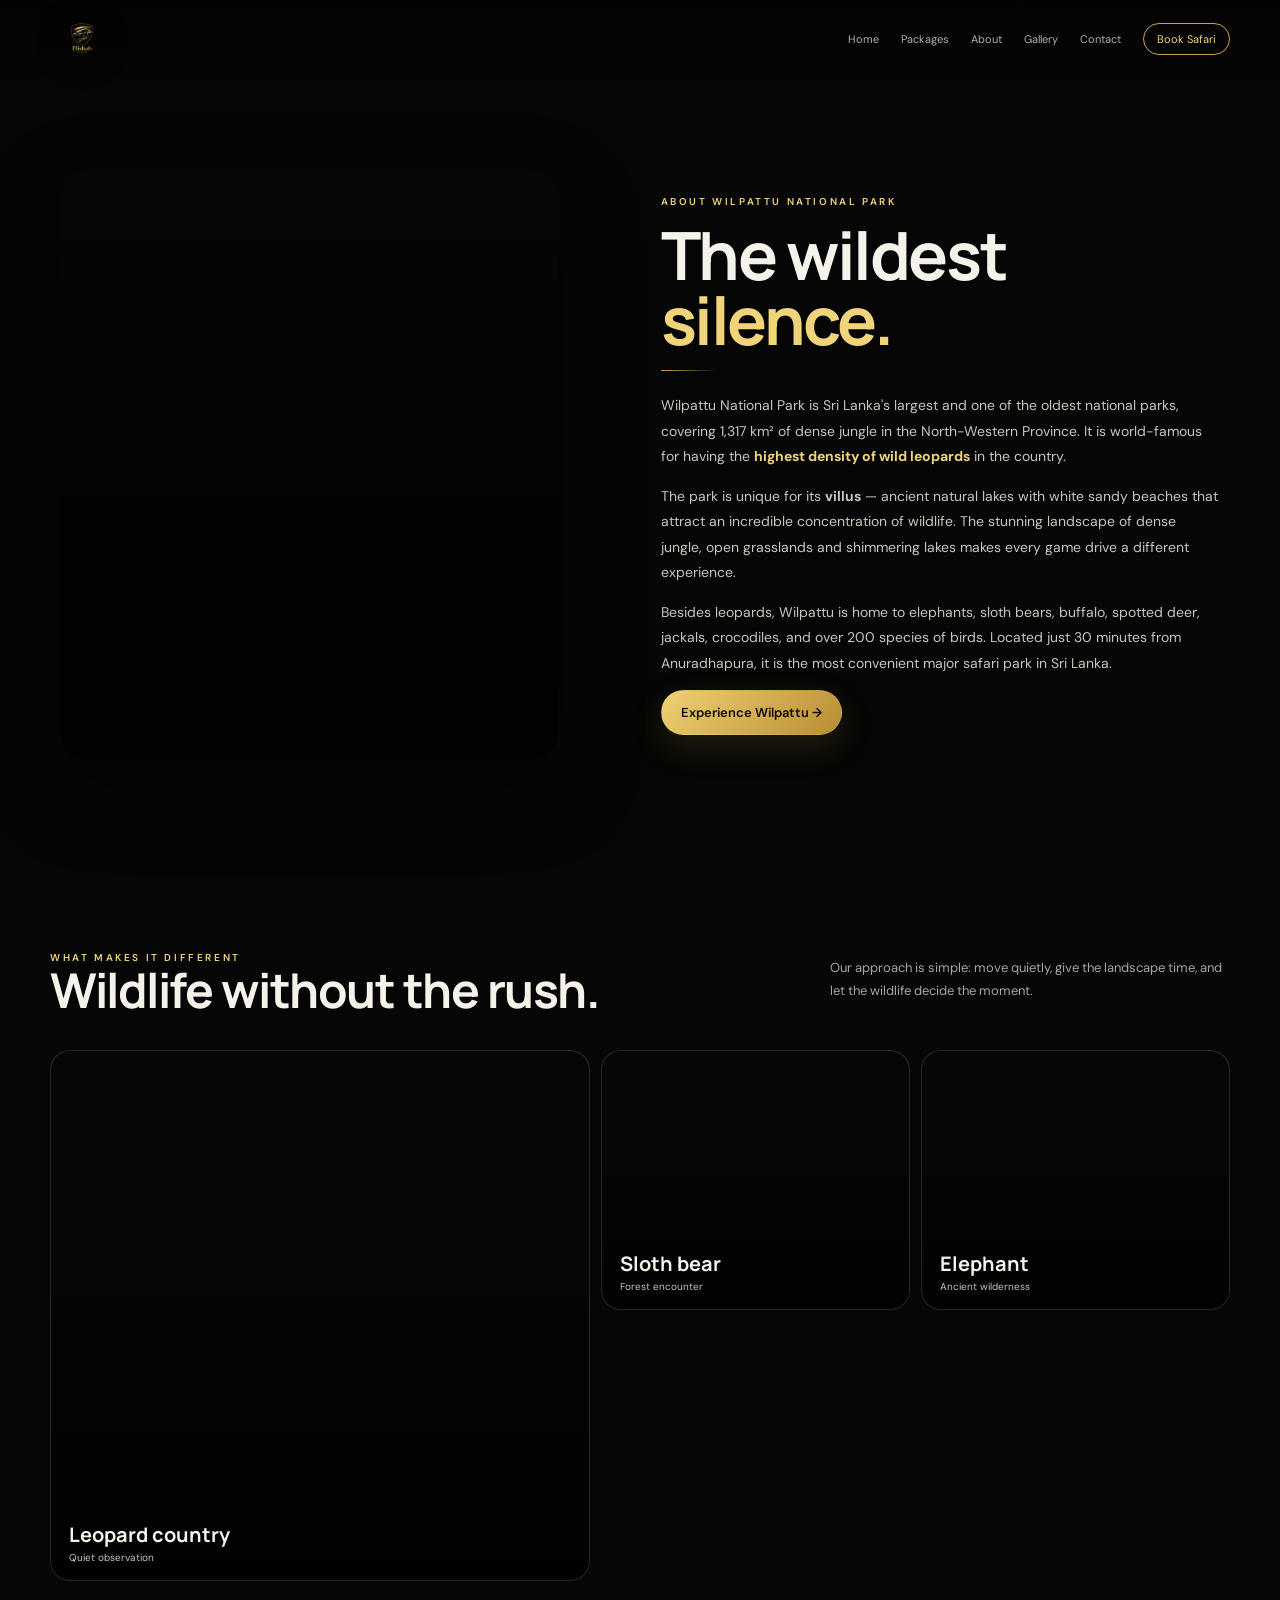
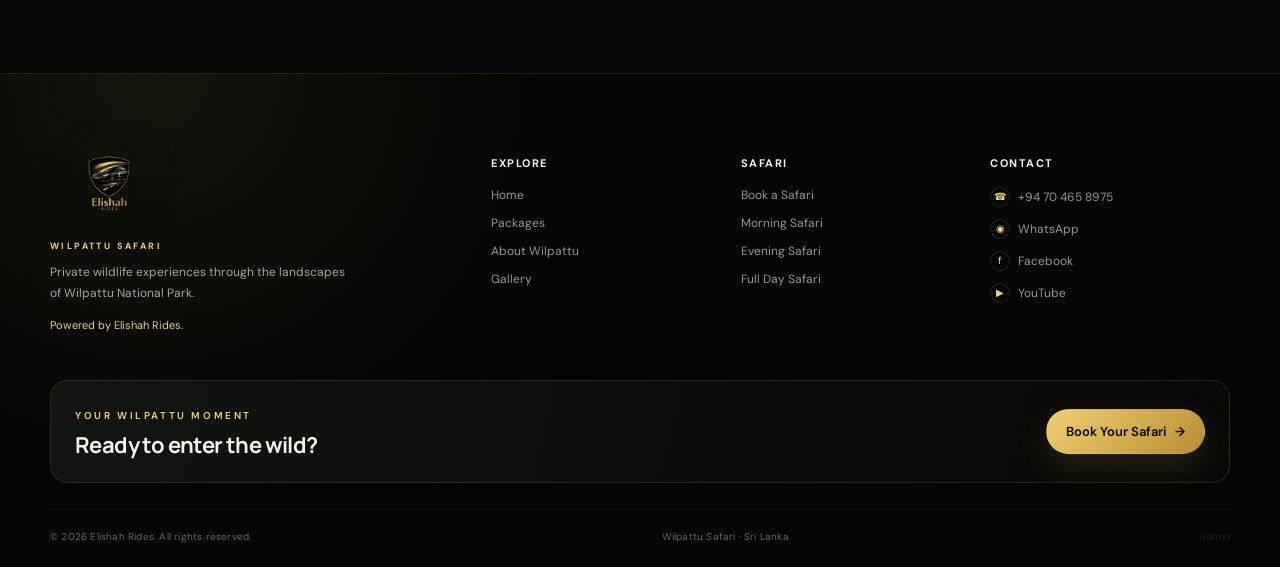
<file: about.html>
<!doctype html><html lang="en"><head><meta charset="utf-8"><meta name="viewport" content="width=device-width,initial-scale=1"><title>About Wilpattu | Wilpattu Safari</title><link rel="stylesheet" href="styles.css"></head><body><header class="site-nav"><div class="container nav-inner"><a class="brand" href="index.html"><img src="assets/elishah-rides-logo-transparent.png"></a><button class="menu">☰</button><nav class="nav-links"><a href="index.html">Home</a><a href="packages.html">Packages</a><a href="about.html">About</a><a href="gallery.html">Gallery</a><a href="contact.html">Contact</a><a class="nav-cta" href="booking.html">Book Safari</a></nav></div></header><main><section class="section" style="padding-top:170px"><div class="container"><div class="about-grid"><div class="about-image reveal"></div><div class="about-copy reveal"><div class="eyebrow">About Wilpattu National Park</div><h1>The wildest<br><span style="color:var(--gold2)">silence.</span></h1><div class="gold-line"></div><p>Wilpattu National Park is Sri Lanka's largest and one of the oldest national parks, covering 1,317 km² of dense jungle in the North-Western Province. It is world-famous for having the <b style="color:var(--gold2)">highest density of wild leopards</b> in the country.</p><p>The park is unique for its <b>villus</b> — ancient natural lakes with white sandy beaches that attract an incredible concentration of wildlife. The stunning landscape of dense jungle, open grasslands and shimmering lakes makes every game drive a different experience.</p><p>Besides leopards, Wilpattu is home to elephants, sloth bears, buffalo, spotted deer, jackals, crocodiles, and over 200 species of birds. Located just 30 minutes from Anuradhapura, it is the most convenient major safari park in Sri Lanka.</p><a class="btn gold" href="booking.html">Experience Wilpattu →</a></div></div></div></section><section class="section"><div class="container"><div class="section-head reveal"><div><div class="eyebrow">What makes it different</div><h2>Wildlife without the rush.</h2></div><p>Our approach is simple: move quietly, give the landscape time, and let the wildlife decide the moment.</p></div><div class="wildlife-grid"><div class="wildlife-card leo reveal"><div class="label"><b>Leopard country</b><span>Quiet observation</span></div></div><div class="wildlife-card bear reveal"><div class="label"><b>Sloth bear</b><span>Forest encounter</span></div></div><div class="wildlife-card ele reveal"><div class="label"><b>Elephant</b><span>Ancient wilderness</span></div></div></div></div></section></main><footer class="footer footer-luxury">
  <div class="container">
    <div class="footer-main">
      <div class="footer-brand">
        <img src="assets/elishah-rides-logo-transparent.png" alt="Elishah Rides">
        <div class="footer-kicker">WILPATTU SAFARI</div>
        <p>Private wildlife experiences through the landscapes of Wilpattu National Park.</p>
        <div class="footer-tagline">Powered by Elishah Rides.</div>
      </div>
      <div class="footer-col">
        <b>Explore</b>
        <a href="index.html">Home</a>
        <a href="packages.html">Packages</a>
        <a href="about.html">About Wilpattu</a>
        <a href="gallery.html">Gallery</a>
      </div>
      <div class="footer-col">
        <b>Safari</b>
        <a href="booking.html">Book a Safari</a>
        <a href="packages.html">Morning Safari</a>
        <a href="packages.html">Evening Safari</a>
        <a href="packages.html">Full Day Safari</a>
      </div>
      <div class="footer-col footer-contact">
        <b>Contact</b>
        <a href="tel:+94704658975"><span class="footer-mini-icon">☎</span> +94 70 465 8975</a>
        <a href="https://wa.me/94704658975" target="_blank" rel="noopener"><span class="footer-mini-icon">◉</span> WhatsApp</a>
        <a href="https://www.facebook.com/share/19cE3Pi6Ga/" target="_blank" rel="noopener"><span class="footer-mini-icon">f</span> Facebook</a>
        <a href="https://youtube.com/@elishahrides?si=WaQpn66Vf2SiPHl1" target="_blank" rel="noopener"><span class="footer-mini-icon">▶</span> YouTube</a>
      </div>
    </div>
    <div class="footer-cta">
      <div><span class="eyebrow">YOUR WILPATTU MOMENT</span><strong>Ready to enter the wild?</strong></div>
      <a class="btn gold" href="booking.html">Book Your Safari <span>→</span></a>
    </div>
    <div class="footer-bottom">
      <span>© 2026 Elishah Rides. All rights reserved.</span>
      <span>Wilpattu Safari · Sri Lanka</span><a href="admin.html" style="opacity:.28;font-size:10px">Admin</a>
    </div>
  </div>
</footer><script src="script.js"></script></body></html>
</file>
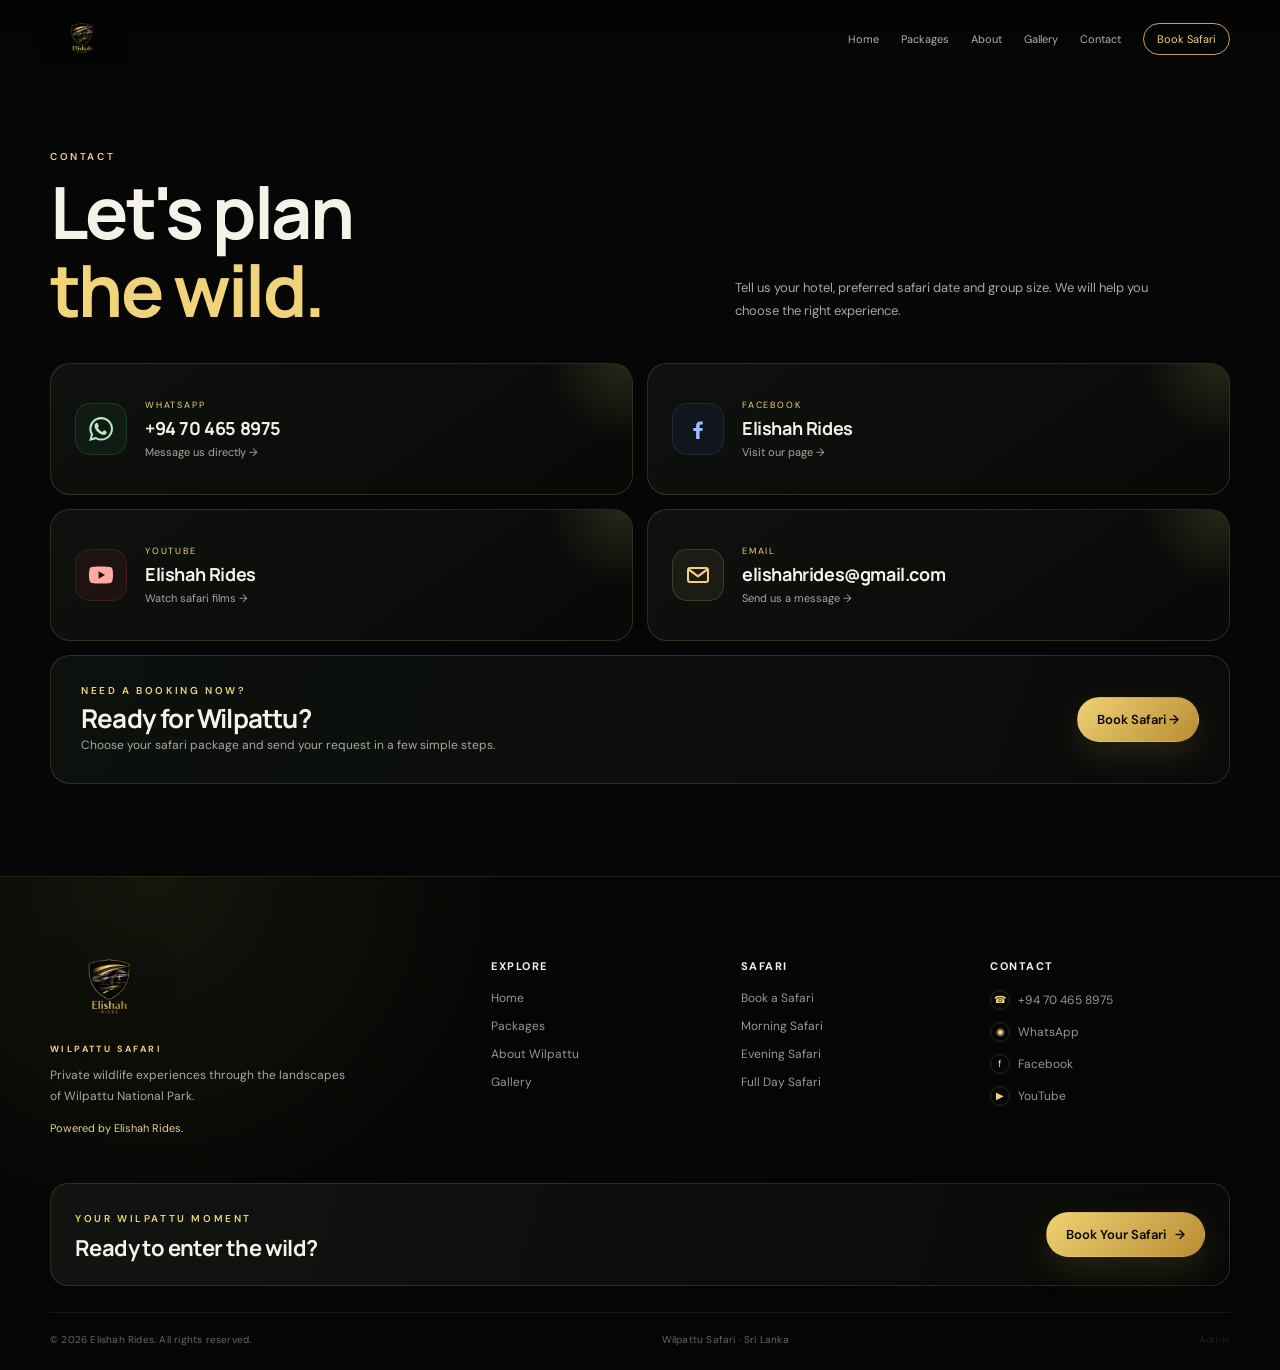
<file: contact.html>
<!doctype html><html lang="en"><head><meta charset="utf-8"><meta name="viewport" content="width=device-width,initial-scale=1"><title>Contact | Wilpattu Safari</title><link rel="stylesheet" href="styles.css"></head><body><header class="site-nav"><div class="container nav-inner"><a class="brand" href="index.html"><img src="assets/elishah-rides-logo-transparent.png"></a><button class="menu">☰</button><nav class="nav-links"><a href="index.html">Home</a><a href="packages.html">Packages</a><a href="about.html">About</a><a href="gallery.html">Gallery</a><a href="contact.html">Contact</a><a class="nav-cta" href="booking.html">Book Safari</a></nav></div></header><main>
<section class="section contact-page" style="padding-top:150px">
  <div class="container">
    <div class="contact-hero reveal">
      <div>
        <div class="eyebrow">Contact</div>
        <h1>Let's plan <span>the wild.</span></h1>
      </div>
      <p>Tell us your hotel, preferred safari date and group size. We will help you choose the right experience.</p>
    </div>

    <div class="contact-modern-grid">
      <a class="contact-social whatsapp reveal" href="https://wa.me/94704658975" target="_blank" rel="noopener">
        <div class="social-icon" aria-hidden="true"><svg viewBox="0 0 24 24"><path d="M20.5 3.5A11.7 11.7 0 0 0 12.1 0C5.6 0 .3 5.3.3 11.8c0 2.1.6 4.1 1.6 5.8L.2 24l6.6-1.7a11.8 11.8 0 0 0 5.3 1.3h.1c6.5 0 11.8-5.3 11.8-11.8 0-3.2-1.3-6.1-3.5-8.3ZM12.1 21.6c-1.7 0-3.4-.5-4.8-1.4l-.3-.2-3.9 1 1-3.8-.2-.3a9.7 9.7 0 1 1 8.2 4.7Zm5.4-7.3c-.3-.2-1.8-.9-2.1-1-.3-.1-.5-.2-.7.2-.2.3-.8 1-.9 1.2-.2.2-.3.2-.6.1-.3-.2-1.3-.5-2.5-1.6-.9-.8-1.6-1.8-1.8-2.1-.2-.3 0-.5.1-.7.1-.1.3-.3.4-.5.1-.2.2-.3.3-.5.1-.2 0-.4 0-.6-.1-.2-.7-1.7-.9-2.3-.2-.6-.5-.5-.7-.5h-.6c-.2 0-.6.1-.9.4-.3.3-1.1 1.1-1.1 2.7 0 1.6 1.1 3.2 1.2 3.4.2.2 2.1 3.3 5.1 4.6.7.3 1.3.5 1.7.6.7.2 1.4.2 1.9.1.6-.1 1.8-.7 2-1.4.2-.7.2-1.3.1-1.4-.1-.1-.3-.2-.6-.4Z"/></svg></div>
        <div><small>WhatsApp</small><strong>+94 70 465 8975</strong><span>Message us directly →</span></div>
      </a>

      <a class="contact-social facebook reveal" href="https://www.facebook.com/share/19cE3Pi6Ga/" target="_blank" rel="noopener">
        <div class="social-icon" aria-hidden="true"><svg viewBox="0 0 24 24"><path d="M13.6 22v-8h2.7l.4-3.1h-3.1V8.9c0-.9.3-1.5 1.5-1.5h1.7V4.6c-.3 0-1.3-.1-2.5-.1-2.5 0-4.2 1.5-4.2 4.3v2.1H7.3V14h2.8v8h3.5Z"/></svg></div>
        <div><small>Facebook</small><strong>Elishah Rides</strong><span>Visit our page →</span></div>
      </a>

      <a class="contact-social youtube reveal" href="https://youtube.com/@elishahrides?si=WaQpn66Vf2SiPHl1" target="_blank" rel="noopener">
        <div class="social-icon" aria-hidden="true"><svg viewBox="0 0 24 24"><path d="M23.5 6.2a3 3 0 0 0-2.1-2.1C19.6 3.5 12 3.5 12 3.5s-7.6 0-9.4.6A3 3 0 0 0 .5 6.2 31.5 31.5 0 0 0 0 12a31.5 31.5 0 0 0 .5 5.8 3 3 0 0 0 2.1 2.1c1.8.6 9.4.6 9.4.6s7.6 0 9.4-.6a3 3 0 0 0 2.1-2.1A31.5 31.5 0 0 0 24 12a31.5 31.5 0 0 0-.5-5.8ZM9.6 15.7V8.3l6.5 3.7-6.5 3.7Z"/></svg></div>
        <div><small>YouTube</small><strong>Elishah Rides</strong><span>Watch safari films →</span></div>
      </a>

      <a class="contact-social email reveal" href="mailto:elishahrides@gmail.com">
        <div class="social-icon" aria-hidden="true"><svg viewBox="0 0 24 24"><path d="M20 4H4a3 3 0 0 0-3 3v10a3 3 0 0 0 3 3h16a3 3 0 0 0 3-3V7a3 3 0 0 0-3-3Zm0 2-8 6-8-6h16Zm0 12H4a1 1 0 0 1-1-1V8l8.4 6.3a1 1 0 0 0 1.2 0L21 8v9a1 1 0 0 1-1 1Z"/></svg></div>
        <div><small>Email</small><strong>elishahrides@gmail.com</strong><span>Send us a message →</span></div>
      </a>
    </div>

    <div class="contact-book reveal">
      <div><div class="eyebrow">Need a booking now?</div><h2>Ready for Wilpattu?</h2><p>Choose your safari package and send your request in a few simple steps.</p></div>
      <a class="btn gold" href="booking.html">Book Safari →</a>
    </div>
  </div>
</section>
</main>
<footer class="footer footer-luxury">
  <div class="container">
    <div class="footer-main">
      <div class="footer-brand">
        <img src="assets/elishah-rides-logo-transparent.png" alt="Elishah Rides">
        <div class="footer-kicker">WILPATTU SAFARI</div>
        <p>Private wildlife experiences through the landscapes of Wilpattu National Park.</p>
        <div class="footer-tagline">Powered by Elishah Rides.</div>
      </div>
      <div class="footer-col">
        <b>Explore</b>
        <a href="index.html">Home</a>
        <a href="packages.html">Packages</a>
        <a href="about.html">About Wilpattu</a>
        <a href="gallery.html">Gallery</a>
      </div>
      <div class="footer-col">
        <b>Safari</b>
        <a href="booking.html">Book a Safari</a>
        <a href="packages.html">Morning Safari</a>
        <a href="packages.html">Evening Safari</a>
        <a href="packages.html">Full Day Safari</a>
      </div>
      <div class="footer-col footer-contact">
        <b>Contact</b>
        <a href="tel:+94704658975"><span class="footer-mini-icon">☎</span> +94 70 465 8975</a>
        <a href="https://wa.me/94704658975" target="_blank" rel="noopener"><span class="footer-mini-icon">◉</span> WhatsApp</a>
        <a href="https://www.facebook.com/share/19cE3Pi6Ga/" target="_blank" rel="noopener"><span class="footer-mini-icon">f</span> Facebook</a>
        <a href="https://youtube.com/@elishahrides?si=WaQpn66Vf2SiPHl1" target="_blank" rel="noopener"><span class="footer-mini-icon">▶</span> YouTube</a>
      </div>
    </div>
    <div class="footer-cta">
      <div><span class="eyebrow">YOUR WILPATTU MOMENT</span><strong>Ready to enter the wild?</strong></div>
      <a class="btn gold" href="booking.html">Book Your Safari <span>→</span></a>
    </div>
    <div class="footer-bottom">
      <span>© 2026 Elishah Rides. All rights reserved.</span>
      <span>Wilpattu Safari · Sri Lanka</span><a href="admin.html" style="opacity:.28;font-size:10px">Admin</a>
    </div>
  </div>
</footer><script src="script.js"></script></body></html>
</file>
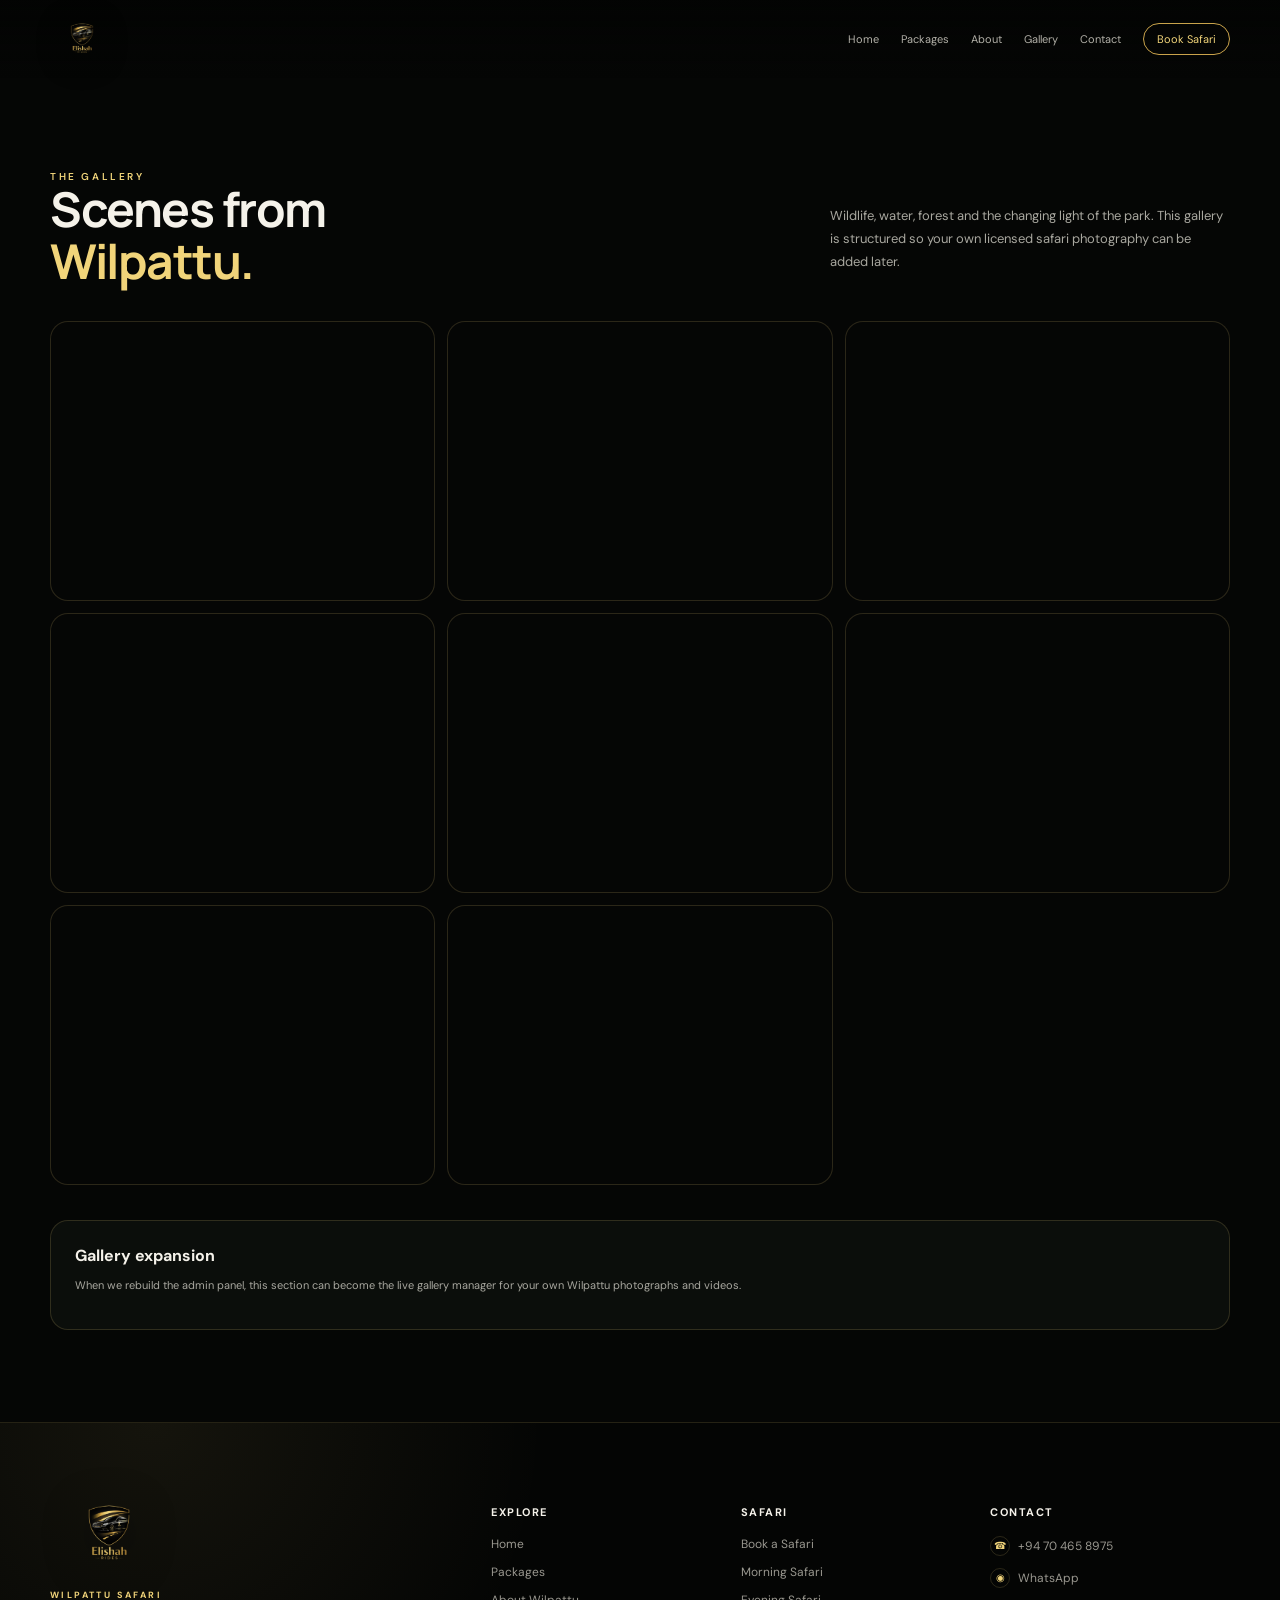
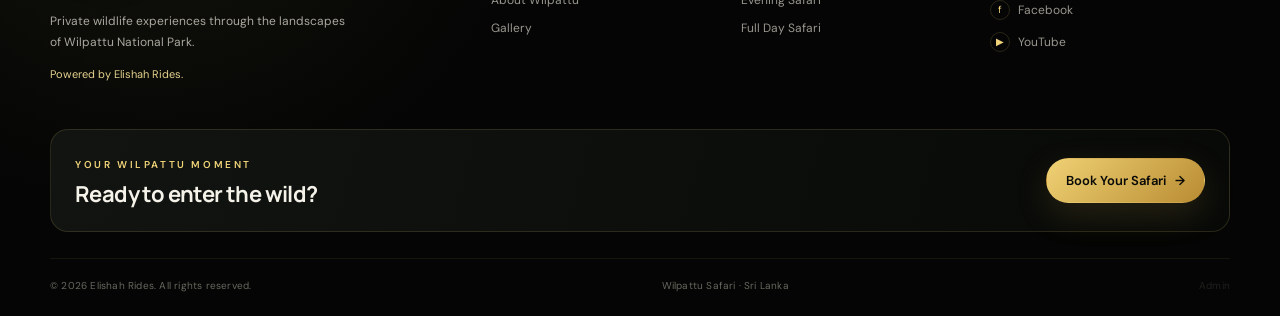
<file: gallery.html>
<!doctype html><html lang="en"><head><meta charset="utf-8"><meta name="viewport" content="width=device-width,initial-scale=1"><title>Gallery | Wilpattu Safari</title><link rel="stylesheet" href="styles.css"></head><body><header class="site-nav"><div class="container nav-inner"><a class="brand" href="index.html"><img src="assets/elishah-rides-logo-transparent.png"></a><button class="menu">☰</button><nav class="nav-links"><a href="index.html">Home</a><a href="packages.html">Packages</a><a href="about.html">About</a><a href="gallery.html">Gallery</a><a href="contact.html">Contact</a><a class="nav-cta" href="booking.html">Book Safari</a></nav></div></header><main><section class="section" style="padding-top:170px"><div class="container"><div class="section-head reveal"><div><div class="eyebrow">The gallery</div><h1>Scenes from<br><span style="color:var(--gold2)">Wilpattu.</span></h1></div><p>Wildlife, water, forest and the changing light of the park. This gallery is structured so your own licensed safari photography can be added later.</p></div><div class="gallery-grid"><div class="gallery-item reveal" style="background-image:url('https://upload.wikimedia.org/wikipedia/commons/3/37/Sri_Lankan_leopard_%28Panthera_pardus_kotiya%29_at_Wilpattu_National_Park.jpg')"></div><div class="gallery-item reveal" style="background-image:url('https://upload.wikimedia.org/wikipedia/commons/7/71/Elefant_in_Wilpattu_National_Park_Sri_Lanka.jpg')"></div><div class="gallery-item reveal" style="background-image:url('https://upload.wikimedia.org/wikipedia/commons/1/19/Sloth_Bear_-_Wilpattu_National_Park.jpg')"></div><div class="gallery-item reveal" style="background-image:url('https://upload.wikimedia.org/wikipedia/commons/3/36/A_small_group_of_chital_deer_running_in_alarm.jpg')"></div><div class="gallery-item reveal" style="background-image:url('https://upload.wikimedia.org/wikipedia/commons/5/56/Wilpattu_National_Park%2C_Sri_Lanka.jpg')"></div><div class="gallery-item reveal" style="background-image:url('https://upload.wikimedia.org/wikipedia/commons/3/36/A_small_group_of_chital_deer_running_in_alarm.jpg')"></div><div class="gallery-item reveal" style="background-image:url('https://upload.wikimedia.org/wikipedia/commons/1/19/Sloth_Bear_-_Wilpattu_National_Park.jpg')"></div><div class="gallery-item reveal" style="background-image:url('https://upload.wikimedia.org/wikipedia/commons/7/71/Elefant_in_Wilpattu_National_Park_Sri_Lanka.jpg')"></div></div><div class="contact-card reveal" style="margin-top:35px"><b>Gallery expansion</b><p class="note">When we rebuild the admin panel, this section can become the live gallery manager for your own Wilpattu photographs and videos.</p></div></div></section></main><footer class="footer footer-luxury">
  <div class="container">
    <div class="footer-main">
      <div class="footer-brand">
        <img src="assets/elishah-rides-logo-transparent.png" alt="Elishah Rides">
        <div class="footer-kicker">WILPATTU SAFARI</div>
        <p>Private wildlife experiences through the landscapes of Wilpattu National Park.</p>
        <div class="footer-tagline">Powered by Elishah Rides.</div>
      </div>
      <div class="footer-col">
        <b>Explore</b>
        <a href="index.html">Home</a>
        <a href="packages.html">Packages</a>
        <a href="about.html">About Wilpattu</a>
        <a href="gallery.html">Gallery</a>
      </div>
      <div class="footer-col">
        <b>Safari</b>
        <a href="booking.html">Book a Safari</a>
        <a href="packages.html">Morning Safari</a>
        <a href="packages.html">Evening Safari</a>
        <a href="packages.html">Full Day Safari</a>
      </div>
      <div class="footer-col footer-contact">
        <b>Contact</b>
        <a href="tel:+94704658975"><span class="footer-mini-icon">☎</span> +94 70 465 8975</a>
        <a href="https://wa.me/94704658975" target="_blank" rel="noopener"><span class="footer-mini-icon">◉</span> WhatsApp</a>
        <a href="https://www.facebook.com/share/19cE3Pi6Ga/" target="_blank" rel="noopener"><span class="footer-mini-icon">f</span> Facebook</a>
        <a href="https://youtube.com/@elishahrides?si=WaQpn66Vf2SiPHl1" target="_blank" rel="noopener"><span class="footer-mini-icon">▶</span> YouTube</a>
      </div>
    </div>
    <div class="footer-cta">
      <div><span class="eyebrow">YOUR WILPATTU MOMENT</span><strong>Ready to enter the wild?</strong></div>
      <a class="btn gold" href="booking.html">Book Your Safari <span>→</span></a>
    </div>
    <div class="footer-bottom">
      <span>© 2026 Elishah Rides. All rights reserved.</span>
      <span>Wilpattu Safari · Sri Lanka</span><a href="admin.html" style="opacity:.28;font-size:10px">Admin</a>
    </div>
  </div>
</footer><script src="script.js"></script></body></html>
</file>
<file: styles.css>
@import url('https://fonts.googleapis.com/css2?family=DM+Sans:wght@400;500;600;700&family=Manrope:wght@500;600;700;800&display=swap');
:root{--black:#050605;--ink:#0a0d0a;--panel:#0e120f;--gold:#c9a34b;--gold2:#f1d47a;--cream:#f5f2ea;--muted:#a8a79f;--line:rgba(241,212,122,.16);--max:1180px;--shadow:0 24px 70px rgba(0,0,0,.35)}
*{box-sizing:border-box}html{scroll-behavior:smooth}body{margin:0;background:var(--black);color:var(--cream);font-family:'DM Sans',Arial,sans-serif;overflow-x:hidden}a{color:inherit;text-decoration:none}button,input,textarea,select{font:inherit}img{max-width:100%;display:block}.container{width:min(calc(100% - 40px),var(--max));margin:auto}.eyebrow{font-size:10px;letter-spacing:2.6px;text-transform:uppercase;color:var(--gold2);font-weight:600}h1,h2,h3{font-family:'Manrope',Arial,sans-serif;font-weight:700;line-height:1.08;letter-spacing:-1.2px;margin:0}.btn{display:inline-flex;align-items:center;justify-content:center;gap:9px;padding:13px 19px;border-radius:999px;border:1px solid var(--line);transition:transform .3s ease,border-color .3s ease,box-shadow .3s ease,background .3s ease;cursor:pointer;font-size:13px;font-weight:600}.btn.gold{background:linear-gradient(135deg,#efd174,#b98c32);color:#090a08;border-color:transparent;box-shadow:0 12px 34px rgba(201,163,75,.16)}.btn.gold:hover{transform:translateY(-2px);box-shadow:0 18px 42px rgba(201,163,75,.23)}.btn.ghost{background:rgba(0,0,0,.24);backdrop-filter:blur(12px)}.btn.ghost:hover{border-color:var(--gold2)}
.site-nav{position:fixed;z-index:50;top:0;left:0;right:0;padding:10px 0;background:linear-gradient(180deg,rgba(3,4,3,.92),rgba(3,4,3,0));transition:.35s}.site-nav.scrolled{background:rgba(4,5,4,.9);backdrop-filter:blur(16px);border-bottom:1px solid rgba(241,212,122,.1)}.nav-inner{display:flex;align-items:center;justify-content:space-between;gap:24px}.brand{display:flex;align-items:center}.brand img{width:78px;height:78px;object-fit:contain;filter:drop-shadow(0 8px 18px rgba(0,0,0,.4))}.nav-links{display:flex;gap:24px;align-items:center;font-size:12px;color:#dedbd1}.nav-links a{opacity:.8;transition:.25s}.nav-links a:hover{color:var(--gold2);opacity:1}.nav-cta{border:1px solid var(--gold);padding:9px 14px;border-radius:999px;color:var(--gold2);opacity:1!important}.menu{display:none;background:none;border:0;color:white;font-size:26px}
.hero{position:relative;min-height:100vh;display:grid;align-items:center;overflow:hidden;background:#060806}.hero-bg{position:absolute;inset:-6%;background-image:linear-gradient(90deg,rgba(3,5,3,.86) 0%,rgba(3,5,3,.5) 52%,rgba(3,5,3,.3) 100%),linear-gradient(0deg,rgba(3,5,3,.72),transparent 58%),url('https://upload.wikimedia.org/wikipedia/commons/3/37/Sri_Lankan_leopard_%28Panthera_pardus_kotiya%29_at_Wilpattu_National_Park.jpg');background-size:cover;background-position:center;transform:scale(1.06);will-change:transform}.hero::after{content:'';position:absolute;inset:0;background:radial-gradient(circle at 72% 40%,transparent 0,rgba(0,0,0,.14) 36%,rgba(0,0,0,.5) 100%);pointer-events:none}.hero-content{position:relative;z-index:2;padding:155px 0 90px;max-width:720px}.hero h1{font-size:clamp(48px,7vw,88px);letter-spacing:-3px;margin-top:14px;max-width:780px}.hero h1 em{color:var(--gold2);font-style:normal}.hero-copy{font-size:16px;line-height:1.75;color:#d5d1c7;max-width:650px;margin:22px 0}.hero-actions{display:flex;gap:10px;flex-wrap:wrap}.hero-meta{display:flex;gap:24px;margin-top:42px;flex-wrap:wrap}.hero-meta span{display:flex;flex-direction:column;gap:4px;font-size:11px;color:#bdb9ad}.hero-meta b{color:var(--cream);font-size:12px}.scroll-hint{position:absolute;z-index:3;right:28px;bottom:28px;writing-mode:vertical-rl;color:var(--muted);font-size:9px;letter-spacing:2.5px;text-transform:uppercase}
.reveal{opacity:0;transform:translateY(22px);transition:opacity .75s ease,transform .75s cubic-bezier(.2,.8,.2,1)}.reveal.in{opacity:1;transform:none}.section{padding:100px 0;position:relative}.section-head{display:flex;justify-content:space-between;gap:36px;align-items:end;margin-bottom:40px}.section-head h1,.section-head h2{font-size:clamp(38px,5vw,58px);max-width:720px}.section-head p{max-width:440px;color:var(--muted);line-height:1.75;font-size:14px}.gold-line{width:56px;height:1px;background:linear-gradient(90deg,var(--gold),transparent);margin:18px 0}
.story-stage{height:145vh;position:relative}.stage-sticky{position:sticky;top:0;height:100vh;overflow:hidden;background:#080a08}.stage-bg{position:absolute;inset:-7%;background-size:cover;background-position:center;transition:transform .2s linear}.stage-bg.park{background-image:linear-gradient(rgba(4,6,4,.2),rgba(4,6,4,.75)),url('https://upload.wikimedia.org/wikipedia/commons/3/36/A_small_group_of_chital_deer_running_in_alarm.jpg')}.stage-animal{position:absolute;right:4%;bottom:-2%;width:min(42vw,600px);height:70%;background-repeat:no-repeat;background-position:center bottom;background-size:contain;filter:drop-shadow(0 25px 45px rgba(0,0,0,.5));transform:translate3d(15%,20px,0) scale(.92);opacity:.04}.stage-animal.leopard{background-image:url('https://upload.wikimedia.org/wikipedia/commons/3/37/Sri_Lankan_leopard_%28Panthera_pardus_kotiya%29_at_Wilpattu_National_Park.jpg')}.stage-copy{position:absolute;z-index:3;left:8%;top:50%;transform:translateY(-50%);max-width:590px}.stage-copy h2{font-size:clamp(42px,5.5vw,70px)}.stage-copy p{font-size:15px;line-height:1.85;color:#d0cdc2}.stage-fact{margin-top:26px;border-left:1px solid var(--gold);padding-left:15px;color:var(--gold2);font-size:10px;letter-spacing:1.2px;text-transform:uppercase}
.motion-section{padding-top:35px}.motion-frame{position:relative;min-height:470px;overflow:hidden;border:1px solid var(--line);border-radius:28px;background:#090c09;box-shadow:var(--shadow)}.motion-bg{position:absolute;inset:0;background:linear-gradient(90deg,rgba(5,7,5,.82),rgba(5,7,5,.22),rgba(5,7,5,.72)),url('https://upload.wikimedia.org/wikipedia/commons/5/56/Wilpattu_National_Park%2C_Sri_Lanka.jpg') center/cover}.motion-copy{position:absolute;z-index:3;left:7%;top:50%;transform:translateY(-50%);max-width:420px}.motion-copy h2{font-size:clamp(36px,5vw,58px);margin-top:10px}.motion-copy p{color:#d1cec4;line-height:1.75;font-size:14px}.motion-track{position:absolute;z-index:2;right:-10%;bottom:0;width:72%;height:78%;pointer-events:none}.motion-animal{position:absolute;width:240px;height:170px;border-radius:22px;background-size:cover;background-position:center;box-shadow:0 20px 50px rgba(0,0,0,.4);border:1px solid rgba(241,212,122,.16);animation:wildMove 15s linear infinite}.motion-animal.one{background-image:url('https://upload.wikimedia.org/wikipedia/commons/3/36/A_small_group_of_chital_deer_running_in_alarm.jpg');top:8%;animation-delay:-2s}.motion-animal.two{background-image:url('https://upload.wikimedia.org/wikipedia/commons/7/71/Elefant_in_Wilpattu_National_Park_Sri_Lanka.jpg');top:42%;animation-delay:-7s}.motion-animal.three{background-image:url('https://upload.wikimedia.org/wikipedia/commons/1/19/Sloth_Bear_-_Wilpattu_National_Park.jpg');top:66%;animation-delay:-11s}.motion-chip{position:absolute;z-index:4;right:24px;top:24px;border:1px solid rgba(241,212,122,.25);background:rgba(4,5,4,.56);backdrop-filter:blur(10px);padding:9px 12px;border-radius:999px;color:var(--gold2);font-size:10px;letter-spacing:1.2px;text-transform:uppercase}@keyframes wildMove{0%{transform:translateX(35%) scale(.94);opacity:.05}15%{opacity:.95}70%{opacity:.95}100%{transform:translateX(-125%) scale(1.04);opacity:.04}}
.package-grid{display:grid;grid-template-columns:repeat(3,1fr);gap:16px}.package-card{position:relative;overflow:hidden;min-height:500px;border:1px solid var(--line);border-radius:22px;background:#0a0c0a;box-shadow:var(--shadow);display:flex;flex-direction:column;justify-content:end}.package-card::before{content:'';position:absolute;inset:0;background:linear-gradient(0deg,#050605 4%,rgba(5,6,5,.8) 37%,rgba(5,6,5,.08) 76%)}.package-card.morning{background-image:url('https://upload.wikimedia.org/wikipedia/commons/3/36/A_small_group_of_chital_deer_running_in_alarm.jpg');background-size:cover;background-position:center}.package-card.evening{background-image:url('https://upload.wikimedia.org/wikipedia/commons/1/19/Sloth_Bear_-_Wilpattu_National_Park.jpg');background-size:cover;background-position:center}.package-card.full{background-image:url('https://upload.wikimedia.org/wikipedia/commons/7/71/Elefant_in_Wilpattu_National_Park_Sri_Lanka.jpg');background-size:cover;background-position:center}.package-body{position:relative;z-index:2;padding:24px}.package-card h3{font-size:28px;letter-spacing:-.7px}.package-time{color:var(--gold2);font-size:10px;letter-spacing:1.2px;margin:10px 0}.package-body ul{padding-left:17px;color:#d2cfc5;line-height:1.8;font-size:12px}.package-price{display:flex;justify-content:space-between;align-items:end;margin-top:18px;gap:12px}.price-main{font-family:'Manrope';font-size:28px;font-weight:700;color:var(--gold2)}.price-sub{font-size:10px;color:var(--muted);margin-top:3px}.popular{position:absolute;z-index:4;top:16px;right:16px;padding:7px 10px;border-radius:999px;background:linear-gradient(135deg,#f0d37a,#b48b35);color:#0a0b08;font-size:9px;letter-spacing:1.2px;text-transform:uppercase;font-weight:700}
.pricing-lab{margin-top:34px;background:linear-gradient(145deg,#0f130f,#090b09);border:1px solid var(--line);border-radius:24px;padding:26px}.pricing-grid{display:grid;grid-template-columns:1fr 1fr;gap:16px}.price-box{background:#0a0d0a;border:1px solid var(--line);border-radius:18px;padding:20px}.price-box select,.price-box input{width:100%;background:#111510;color:#fff;border:1px solid var(--line);padding:12px;border-radius:10px}.live-total{font-family:'Manrope';font-size:40px;font-weight:700;color:var(--gold2);margin-top:8px}.rate-note{font-size:11px;color:var(--muted);line-height:1.6}.about-grid{display:grid;grid-template-columns:1.05fr .95fr;gap:60px;align-items:center}.about-image{min-height:560px;border-radius:24px;background:linear-gradient(0deg,rgba(0,0,0,.45),transparent),url('https://upload.wikimedia.org/wikipedia/commons/7/71/Elefant_in_Wilpattu_National_Park_Sri_Lanka.jpg') center/cover;box-shadow:var(--shadow)}.about-copy h2{font-size:clamp(38px,5vw,58px)}.about-copy p{color:#c5c2b7;line-height:1.85;font-size:14px}.facts{display:grid;grid-template-columns:repeat(3,1fr);gap:10px;margin-top:26px}.fact{padding:16px;border:1px solid var(--line);border-radius:14px;background:#0a0d0a}.fact strong{display:block;font-family:'Manrope';font-size:22px;color:var(--gold2)}.fact span{font-size:10px;color:var(--muted)}
.wildlife-grid{display:grid;grid-template-columns:1.4fr .8fr .8fr;grid-auto-rows:280px;gap:12px}.wildlife-card{position:relative;overflow:hidden;border-radius:20px;border:1px solid var(--line);background-size:cover;background-position:center}.wildlife-card::after{content:'';position:absolute;inset:0;background:linear-gradient(0deg,rgba(0,0,0,.8),transparent 60%)}.wildlife-card.leo{grid-row:span 2;background-image:url('https://upload.wikimedia.org/wikipedia/commons/3/37/Sri_Lankan_leopard_%28Panthera_pardus_kotiya%29_at_Wilpattu_National_Park.jpg')}.wildlife-card.bear{background-image:url('https://upload.wikimedia.org/wikipedia/commons/1/19/Sloth_Bear_-_Wilpattu_National_Park.jpg')}.wildlife-card.ele{background-image:url('https://upload.wikimedia.org/wikipedia/commons/7/71/Elefant_in_Wilpattu_National_Park_Sri_Lanka.jpg')}.wildlife-card .label{position:absolute;z-index:2;left:18px;bottom:16px}.label b{font-family:'Manrope';font-size:22px}.label span{display:block;color:#c9c6bb;font-size:10px;margin-top:3px}
.booking-shell{border:1px solid var(--line);border-radius:26px;overflow:hidden;background:linear-gradient(120deg,rgba(8,10,8,.96),rgba(8,10,8,.74)),url('https://upload.wikimedia.org/wikipedia/commons/3/36/A_small_group_of_chital_deer_running_in_alarm.jpg') center/cover;box-shadow:var(--shadow)}.booking-grid{display:grid;grid-template-columns:.85fr 1.15fr}.booking-copy{padding:42px}.booking-copy h2{font-size:clamp(34px,4vw,52px)}.booking-copy p{color:#c7c4ba}.booking-form{padding:34px;background:rgba(4,6,4,.55);backdrop-filter:blur(12px)}.form-row{display:grid;grid-template-columns:1fr 1fr;gap:12px}.field{margin-bottom:14px}.field label{display:block;color:#c8c5bb;font-size:10px;text-transform:uppercase;letter-spacing:1.2px;margin-bottom:7px}.field input,.field select,.field textarea{width:100%;background:#0c100d;color:#f5f2ea;border:1px solid rgba(241,212,122,.14);padding:12px 13px;border-radius:11px;outline:none}.field input:focus,.field select:focus,.field textarea:focus{border-color:rgba(241,212,122,.55)}.price-summary{margin:2px 0 18px;border:1px solid rgba(241,212,122,.20);border-radius:16px;background:linear-gradient(145deg,rgba(241,212,122,.07),rgba(10,13,10,.82));padding:15px;box-shadow:0 16px 40px rgba(0,0,0,.18)}.price-summary-head{display:flex;justify-content:space-between;align-items:center;gap:12px;margin-bottom:12px;color:var(--gold2);font-size:10px;letter-spacing:1.6px;font-weight:700}.price-summary-head small{color:var(--muted);font-size:9px;letter-spacing:.3px;font-weight:500;text-transform:none}.price-summary-grid{display:grid;grid-template-columns:1fr 1.15fr;gap:10px}.price-box{padding:13px 14px;border:1px solid rgba(241,212,122,.12);border-radius:12px;background:rgba(4,6,4,.55)}.price-box span{display:block;color:#c8c5bb;font-size:9px;text-transform:uppercase;letter-spacing:1.1px;margin-bottom:5px}.price-box strong{display:block;font-family:'Manrope';font-size:27px;line-height:1.05;font-weight:700;color:#f5f2ea}.price-box.total{border-color:rgba(241,212,122,.30);background:linear-gradient(135deg,rgba(241,212,122,.12),rgba(4,6,4,.68))}.price-box.total strong{font-size:32px;color:var(--gold2)}.price-box small{display:block;margin-top:6px;color:var(--muted);font-size:9px;line-height:1.4}.booking-total{font-family:'Manrope';font-size:38px;font-weight:700;color:var(--gold2);padding:8px 0}.note{color:var(--muted);font-size:11px;line-height:1.55}.success{color:#b9e6c0}.error{color:#ffaaa2}.form-msg{min-height:18px}.reviews-grid{display:grid;grid-template-columns:1fr 1fr;gap:18px}.review-list{display:grid;gap:12px}.review-card{border:1px solid var(--line);border-radius:18px;background:#0b0e0b;padding:20px}.review-card h3{font-size:20px}.review-card p{color:#c7c4ba;line-height:1.7;font-size:13px}.stars{color:var(--gold2);letter-spacing:2px}.review-form{border:1px solid var(--line);border-radius:18px;background:#0b0e0b;padding:22px}
.gallery-grid{display:grid;grid-template-columns:repeat(3,1fr);gap:12px}.gallery-item{min-height:280px;border:1px solid var(--line);border-radius:18px;background-size:cover;background-position:center;overflow:hidden}.contact-grid{display:grid;grid-template-columns:1fr 1fr;gap:18px}.contact-card{border:1px solid var(--line);border-radius:18px;background:#0b0e0b;padding:24px}.contact-card a{display:block;padding:13px 0;border-bottom:1px solid rgba(241,212,122,.08)}.contact-card a:last-child{border-bottom:0}.footer{padding:65px 0 30px;border-top:1px solid rgba(241,212,122,.1);background:#040504}.footer-grid{display:grid;grid-template-columns:1.4fr .8fr .8fr;gap:40px}.footer img{width:110px!important}.footer p{color:var(--muted);font-size:12px;line-height:1.6;max-width:330px}.footer-links{display:flex;flex-direction:column;gap:10px;color:var(--muted);font-size:12px}.footer-links b{color:var(--cream);margin-bottom:4px}.credits{margin-top:35px;padding-top:18px;border-top:1px solid rgba(241,212,122,.08);color:#77776f;font-size:10px;line-height:1.6}
@media(max-width:900px){.nav-links{display:none;position:absolute;top:84px;left:20px;right:20px;padding:14px;background:rgba(5,6,5,.96);border:1px solid var(--line);border-radius:16px;flex-direction:column;align-items:stretch}.nav-links.open{display:flex}.menu{display:block}.hero-content{padding-top:150px}.hero h1{font-size:clamp(44px,10vw,68px)}.section-head{display:block}.section-head p{margin-top:16px}.package-grid,.wildlife-grid,.gallery-grid{grid-template-columns:1fr}.wildlife-card.leo{grid-row:auto}.motion-frame{min-height:560px}.motion-track{right:-35%;width:95%}.booking-grid,.reviews-grid,.contact-grid,.about-grid,.footer-grid,.pricing-grid{grid-template-columns:1fr}.about-image{min-height:420px}.form-row{grid-template-columns:1fr}.price-summary-grid{grid-template-columns:1fr 1fr}.stage-copy{left:6%;right:6%;max-width:none}.stage-animal{width:75vw;right:-18%;opacity:.35!important}.hero-meta{gap:15px}.brand img{width:70px;height:70px}}
@media(max-width:600px){.container{width:min(calc(100% - 28px),var(--max))}.section{padding:78px 0}.hero{min-height:92vh}.hero-content{padding:130px 0 70px}.hero-copy{font-size:14px}.hero-meta{display:grid;grid-template-columns:1fr 1fr}.scroll-hint{display:none}.motion-frame{min-height:520px;border-radius:20px}.motion-copy{left:22px;right:22px;top:28px;transform:none}.motion-track{right:-70%;bottom:-2%;width:135%;height:62%}.motion-animal{width:190px;height:135px}.package-card{min-height:470px}.pricing-lab{padding:18px}.booking-copy{padding:28px}.booking-form{padding:22px}.price-summary-grid{grid-template-columns:1fr}.price-box.total strong{font-size:29px}.footer-grid{gap:25px}.brand img{width:64px;height:64px}}
@media(prefers-reduced-motion:reduce){html{scroll-behavior:auto}.reveal{transition:none}.motion-animal{animation:none}.hero-bg{transform:scale(1.02)!important}}

/* V3 clean luxury refinement */
.hero-content{max-width:650px;text-align:left}
.hero h1{font-size:clamp(46px,6.2vw,76px);letter-spacing:-2.4px;max-width:650px}
.hero-copy{max-width:560px;font-size:15px}
.section-head h1,.section-head h2{font-size:clamp(34px,4.5vw,52px);letter-spacing:-1.7px}
.stage-copy h2{font-size:clamp(38px,5vw,62px)}
.motion-copy h2{font-size:clamp(34px,4.5vw,52px)}
.package-card h3{font-size:25px}
.about-copy h2{font-size:clamp(34px,4.5vw,52px)}

.contact-page{padding-bottom:120px}
.contact-hero{display:grid;grid-template-columns:1.1fr .9fr;gap:80px;align-items:end;margin-bottom:34px}
.contact-hero h1{font-size:clamp(46px,6vw,72px);letter-spacing:-2.6px;margin-top:10px}
.contact-hero h1 span{display:block;color:var(--gold2)}
.contact-hero>p{max-width:420px;color:var(--muted);line-height:1.8;font-size:13px;margin:0 0 6px}
.contact-modern-grid{display:grid;grid-template-columns:repeat(2,1fr);gap:14px}
.contact-social{position:relative;display:flex;align-items:center;gap:18px;min-height:132px;padding:24px;border:1px solid var(--line);border-radius:20px;background:linear-gradient(145deg,rgba(15,18,15,.96),rgba(8,10,8,.92));overflow:hidden;transition:transform .3s ease,border-color .3s ease,background .3s ease,box-shadow .3s ease}
.contact-social::after{content:'';position:absolute;width:160px;height:160px;border-radius:50%;right:-70px;top:-80px;background:radial-gradient(circle,rgba(241,212,122,.13),transparent 68%);pointer-events:none}
.contact-social:hover{transform:translateY(-3px);border-color:rgba(241,212,122,.35);box-shadow:0 20px 50px rgba(0,0,0,.25)}
.social-icon{width:52px;height:52px;min-width:52px;border-radius:15px;display:grid;place-items:center;border:1px solid rgba(241,212,122,.18);background:rgba(241,212,122,.06);color:var(--gold2)}
.social-icon svg{width:24px;height:24px;fill:currentColor}
.contact-social div:nth-child(2){display:flex;flex-direction:column;gap:5px;min-width:0}
.contact-social small{font-size:9px;text-transform:uppercase;letter-spacing:1.8px;color:var(--gold2)}
.contact-social strong{font-family:'Manrope';font-size:18px;letter-spacing:-.4px;white-space:nowrap;overflow:hidden;text-overflow:ellipsis}
.contact-social span{font-size:11px;color:var(--muted)}
.contact-social.whatsapp .social-icon{color:#b8e8c0;background:rgba(60,190,100,.07);border-color:rgba(100,220,130,.15)}
.contact-social.facebook .social-icon{color:#9bbdff;background:rgba(70,120,220,.07);border-color:rgba(100,150,255,.14)}
.contact-social.youtube .social-icon{color:#ffaaa2;background:rgba(230,70,60,.07);border-color:rgba(255,100,90,.14)}
.contact-social.email .social-icon{color:var(--gold2)}
.contact-book{margin-top:14px;display:flex;justify-content:space-between;align-items:center;gap:24px;padding:28px 30px;border:1px solid var(--line);border-radius:20px;background:linear-gradient(110deg,#0d110d,#090b09)}
.contact-book h2{font-size:26px;margin:7px 0 4px;letter-spacing:-.8px}
.contact-book p{margin:0;color:var(--muted);font-size:12px;line-height:1.6}

@media(max-width:900px){
 .contact-hero{grid-template-columns:1fr;gap:18px}
 .contact-modern-grid{grid-template-columns:1fr}
 .contact-book{align-items:flex-start;flex-direction:column}
 .hero-content{max-width:650px}
}
@media(max-width:600px){
 .hero h1{font-size:clamp(42px,12vw,60px);letter-spacing:-1.8px}
 .hero-copy{font-size:14px}
 .contact-page{padding-top:125px!important}
 .contact-hero h1{font-size:clamp(40px,12vw,58px)}
 .contact-social{min-height:112px;padding:19px}
 .social-icon{width:46px;height:46px;min-width:46px}
 .contact-social strong{font-size:16px}
 .contact-book{padding:24px}
}

/* Rich footer upgrade */
.footer-luxury{padding:72px 0 24px;background:radial-gradient(circle at 12% 0%,rgba(241,212,122,.07),transparent 32%),#040504;border-top:1px solid rgba(241,212,122,.14)}
.footer-main{display:grid;grid-template-columns:1.65fr .85fr .85fr 1fr;gap:46px;padding-bottom:48px}
.footer-brand img{width:118px!important;height:auto;margin-bottom:16px;filter:drop-shadow(0 10px 24px rgba(0,0,0,.35))}
.footer-kicker{font-size:9px;letter-spacing:2.4px;color:var(--gold2);font-weight:700;margin-bottom:10px}
.footer-brand p{max-width:300px;margin:0;color:#aaa89f;font-size:12px;line-height:1.75}
.footer-tagline{margin-top:14px;color:#e5d28e;font-size:11px}
.footer-col{display:flex;flex-direction:column;gap:12px;padding-top:10px}
.footer-col b{font-size:11px;letter-spacing:1.5px;text-transform:uppercase;color:#f5f2ea;margin-bottom:5px}
.footer-col a{color:#99978f;font-size:12px;transition:color .2s,transform .2s}
.footer-col a:hover{color:var(--gold2);transform:translateX(3px)}
.footer-contact a{display:flex;align-items:center;gap:8px}
.footer-mini-icon{width:20px;height:20px;border:1px solid rgba(241,212,122,.16);border-radius:50%;display:inline-grid;place-items:center;color:var(--gold2);font-size:10px;flex:0 0 20px}
.footer-cta{display:flex;align-items:center;justify-content:space-between;gap:28px;padding:22px 24px;border:1px solid rgba(241,212,122,.14);border-radius:18px;background:linear-gradient(105deg,rgba(18,21,17,.95),rgba(8,10,8,.95));margin-bottom:26px}
.footer-cta strong{display:block;margin-top:6px;font-family:'Manrope';font-size:22px;letter-spacing:-.6px;color:#f5f2ea}
.footer-cta .btn{white-space:nowrap}
.footer-bottom{display:flex;justify-content:space-between;gap:20px;padding-top:20px;border-top:1px solid rgba(241,212,122,.08);color:#686860;font-size:10px;letter-spacing:.2px}
@media(max-width:900px){.footer-main{grid-template-columns:1.2fr 1fr;gap:30px}.footer-cta{align-items:flex-start;flex-direction:column}.footer-bottom{flex-direction:column;gap:7px}}
@media(max-width:600px){.footer-luxury{padding:55px 0 22px}.footer-main{grid-template-columns:1fr 1fr;gap:28px}.footer-brand{grid-column:1/-1}.footer-cta{padding:20px}.footer-cta strong{font-size:19px}}


/* HOME FINAL POLISH — V3 */
.site-nav{padding:7px 0}
.brand img{width:64px;height:64px}
.nav-links{gap:22px;font-size:11px}
.nav-cta{padding:8px 13px}
.hero{min-height:100svh}
.hero-bg{inset:-8%;background-image:linear-gradient(90deg,rgba(3,5,3,.91) 0%,rgba(3,5,3,.64) 38%,rgba(3,5,3,.22) 72%,rgba(3,5,3,.38) 100%),linear-gradient(0deg,rgba(3,5,3,.82),transparent 55%),url('https://upload.wikimedia.org/wikipedia/commons/3/37/Sri_Lankan_leopard_%28Panthera_pardus_kotiya%29_at_Wilpattu_National_Park.jpg');background-position:center 42%;transform:scale(1.055)}
.hero::before{content:'';position:absolute;inset:0;z-index:1;pointer-events:none;background:radial-gradient(circle at 62% 42%,rgba(241,212,122,.07),transparent 28%),linear-gradient(90deg,rgba(0,0,0,.18),transparent 45%,rgba(0,0,0,.18));animation:heroBreath 8s ease-in-out infinite alternate}
.hero-content{max-width:610px;padding:150px 0 86px;margin-left:6%;margin-right:0}
.hero-kicker{display:flex;align-items:center;gap:10px;color:var(--gold2);font-size:9px;letter-spacing:2.5px;text-transform:uppercase;font-weight:700}
.hero-kicker-line{width:34px;height:1px;background:var(--gold2);box-shadow:0 0 14px rgba(241,212,122,.4)}
.hero h1{font-size:clamp(43px,5.4vw,70px);line-height:1.01;letter-spacing:-2.5px;margin:17px 0 0;max-width:610px;text-wrap:balance}
.hero h1 em{display:inline-block;text-shadow:0 0 35px rgba(241,212,122,.12)}
.hero-copy{max-width:520px;font-size:14px;line-height:1.8;margin:20px 0;color:#d8d5cb}
.hero-actions{gap:11px;margin-top:2px}
.hero-actions .btn{padding:12px 17px;font-size:11px}
.hero-film-note{display:flex;align-items:center;gap:9px;margin-top:21px;color:#b8b5ab;font-size:10px;letter-spacing:.35px}
.hero-film-dot{width:6px;height:6px;border-radius:50%;background:var(--gold2);box-shadow:0 0 0 5px rgba(241,212,122,.07),0 0 15px rgba(241,212,122,.35);animation:filmPulse 2.2s ease-in-out infinite}
.hero-meta{gap:14px;margin-top:32px;max-width:610px}
.hero-meta span{min-width:150px;padding-left:12px;border-left:1px solid rgba(241,212,122,.18);font-size:10px;line-height:1.45}
.hero-meta b{font-size:11px}
.scroll-hint{right:30px;bottom:30px;display:flex;align-items:center;gap:10px;writing-mode:horizontal-tb;font-size:8px;letter-spacing:2px}
.scroll-hint span{width:1px;height:34px;background:linear-gradient(var(--gold2),transparent);animation:scrollPulse 1.8s ease-in-out infinite}
.hero-vignette{position:absolute;z-index:2;inset:0;pointer-events:none;background:linear-gradient(180deg,rgba(0,0,0,.18),transparent 25%,transparent 72%,rgba(0,0,0,.55))}
.story-stage{height:138vh}
.stage-copy{left:6.5%;max-width:540px}
.stage-copy h2{font-size:clamp(37px,4.8vw,60px);letter-spacing:-1.8px}
.stage-copy p{font-size:14px;line-height:1.8;max-width:500px}
.motion-section{padding-top:28px}
.motion-frame{min-height:500px;border-radius:24px;background:#080b08;box-shadow:0 30px 90px rgba(0,0,0,.28)}
.motion-bg{background:linear-gradient(90deg,rgba(5,7,5,.88),rgba(5,7,5,.26) 52%,rgba(5,7,5,.7)),url('https://upload.wikimedia.org/wikipedia/commons/5/56/Wilpattu_National_Park%2C_Sri_Lanka.jpg') center/cover}
.motion-track{right:-5%;width:70%;height:82%}
.motion-animal{width:220px;height:155px;border-radius:18px;filter:saturate(.95) contrast(1.05);animation-duration:17s}
.motion-copy{left:6%;max-width:390px}
.motion-copy h2{font-size:clamp(33px,4.2vw,50px);letter-spacing:-1.6px}
.motion-copy p{font-size:13px;line-height:1.8}
.section{padding:92px 0}
.section-head{margin-bottom:34px}
.section-head h1,.section-head h2{font-size:clamp(31px,4vw,48px);letter-spacing:-1.5px}
.section-head p{font-size:13px;max-width:400px}
.package-grid{gap:14px}
.package-card{min-height:475px;border-radius:20px}
.package-body{padding:21px}
.package-card h3{font-size:23px}
.price-main{font-size:26px}
.wildlife-grid{grid-auto-rows:260px;gap:11px}
.label b{font-size:20px}
.about-copy h2{font-size:clamp(31px,4vw,48px);letter-spacing:-1.5px}
.about-copy p{font-size:13px;line-height:1.8}
.review-card,.review-form{border-radius:16px}

@keyframes heroBreath{from{opacity:.55;transform:scale(1)}to{opacity:1;transform:scale(1.025)}}
@keyframes filmPulse{0%,100%{opacity:.45;transform:scale(.85)}50%{opacity:1;transform:scale(1)}}
@keyframes scrollPulse{0%,100%{opacity:.35;transform:scaleY(.65);transform-origin:top}50%{opacity:1;transform:scaleY(1)}}

@media(max-width:900px){
 .brand img{width:60px;height:60px}
 .hero-content{max-width:600px;margin-left:5%;margin-right:0;padding-top:135px}
 .hero h1{font-size:clamp(43px,9vw,64px)}
 .hero-meta{grid-template-columns:repeat(3,1fr);display:grid}
 .hero-meta span{min-width:0}
 .motion-track{right:-18%;width:82%}
}
@media(max-width:600px){
 .site-nav{padding:5px 0}
 .brand img{width:56px;height:56px}
 .hero{min-height:94svh}
 .hero-bg{background-position:58% center}
 .hero-content{padding:118px 0 58px}
 .hero-kicker{font-size:8px;letter-spacing:2px}
 .hero h1{font-size:clamp(40px,12vw,56px);letter-spacing:-1.9px;margin-top:14px}
 .hero-copy{font-size:13px;line-height:1.7;max-width:420px}
 .hero-actions .btn{padding:11px 14px}
 .hero-film-note{font-size:9px;margin-top:17px}
 .hero-meta{grid-template-columns:1fr;gap:10px;margin-top:24px}
 .hero-meta span{padding-left:10px}
 .scroll-hint{display:none}
 .story-stage{height:125vh}
 .stage-copy{left:6%;right:6%;top:43%}
 .stage-copy h2{font-size:clamp(35px,10vw,52px)}
 .motion-frame{min-height:545px;border-radius:20px}
 .motion-copy{left:20px;right:20px;top:25px;transform:none}
 .motion-track{right:-65%;bottom:-1%;width:130%;height:60%}
 .motion-animal{width:180px;height:126px}
 .section{padding:72px 0}
}

/* About page — balanced luxury positioning */
.about-grid{
  grid-template-columns:minmax(0,.92fr) minmax(0,1.08fr);
  gap:clamp(38px,6vw,88px);
  align-items:center;
  max-width:1160px;
  margin:0 auto;
}
.about-copy{
  max-width:590px;
  padding:12px 0 12px 2vw;
}
.about-copy h1{
  font-size:clamp(42px,5.2vw,68px);
  line-height:.98;
  letter-spacing:-2.4px;
  margin:14px 0 18px;
  text-wrap:balance;
}
.about-copy .gold-line{margin:0 0 22px}
.about-copy p{max-width:570px;font-size:14px;line-height:1.82;color:#c9c6bc}
.about-image{
  min-height:590px;
  border-radius:26px;
  position:relative;
  overflow:hidden;
  background-position:center;
  box-shadow:0 28px 80px rgba(0,0,0,.38);
}
.about-image::after{
  content:'';
  position:absolute;inset:0;
  background:linear-gradient(180deg,rgba(0,0,0,.04),rgba(0,0,0,.42));
}
@media(max-width:900px){
  .about-grid{grid-template-columns:1fr;gap:34px;max-width:720px}
  .about-copy{padding:0;max-width:680px}
  .about-image{min-height:440px;order:-1}
}
@media(max-width:600px){
  .about-grid{gap:26px}
  .about-image{min-height:360px;border-radius:20px}
  .about-copy h1{font-size:clamp(38px,11vw,54px);letter-spacing:-1.7px}
  .about-copy p{font-size:13px;line-height:1.75}
}
</file>
